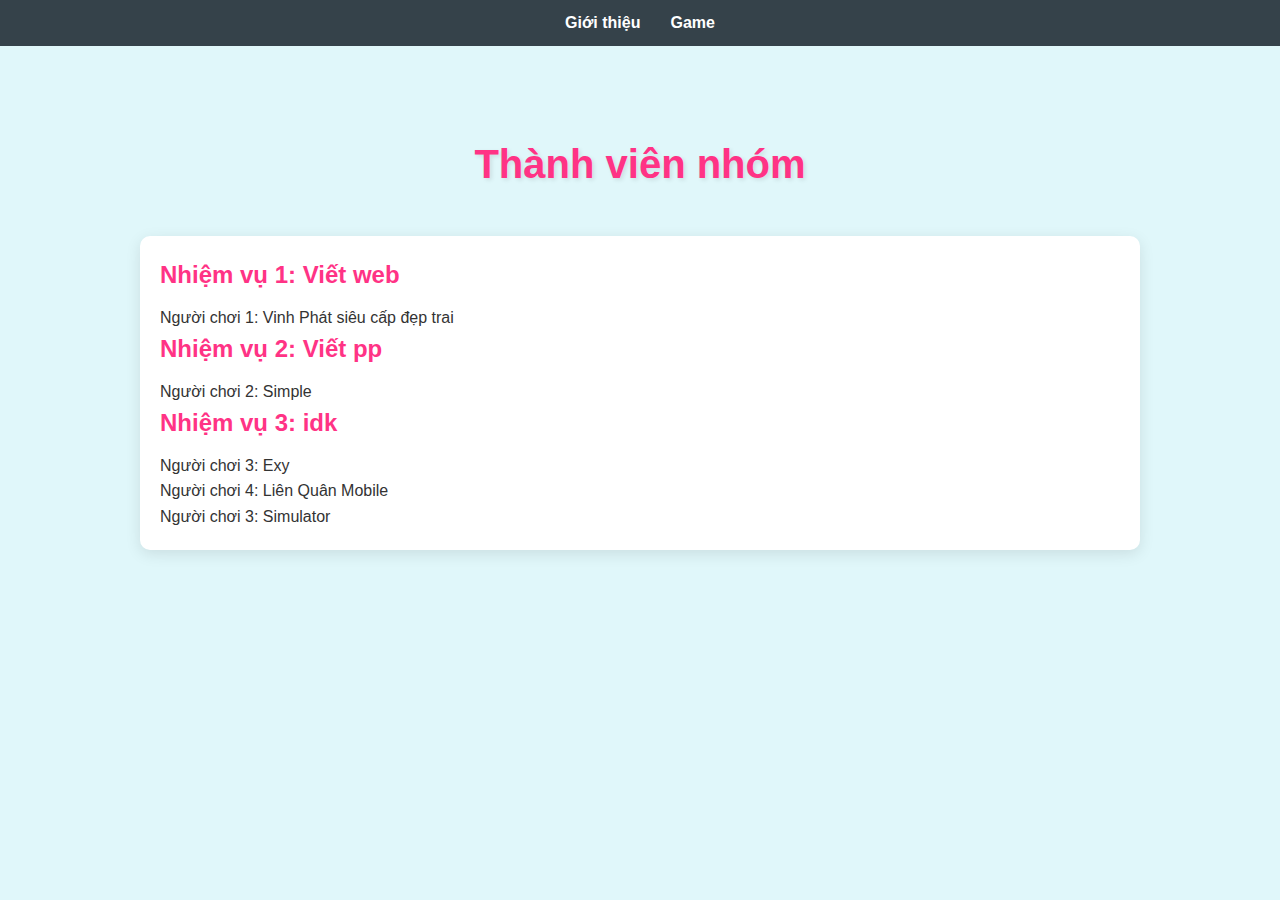
<file: index.html>
<!DOCTYPE html>
<html lang="vi">
<head>
    <meta charset="UTF-8">
    <meta name="viewport" content="width=device-width, initial-scale=1.0">
    <link rel="stylesheet" href="styles.css">
    <title>Thế Giới Game</title>
</head>
<body>
    <nav>

        <ul>
    
            <li><a href="index.html">Giới thiệu</a></li>
    
            <li><a href="Game.html">Game</a></li>
    
        </ul>
    
    </nav>
    <div class="container">
        <h1>Thành viên nhóm</h1>

        <div class="game">
            <div class="game-content">
                <h2>Nhiệm vụ 1: Viết web</h2>
                <p>Người chơi 1: Vinh Phát siêu cấp đẹp trai</p>
                <h2>Nhiệm vụ 2: Viết pp</h2>
                <p>Người chơi 2: Simple</p>
                <h2>Nhiệm vụ 3: idk</h2>
                <p>Người chơi 3: Exy</p>
                <p>Người chơi 4: Liên Quân Mobile</p>
                <p>Người chơi 3: Simulator</p>
            </div>
        </div>
    </div>

</body>
</html>
</file>
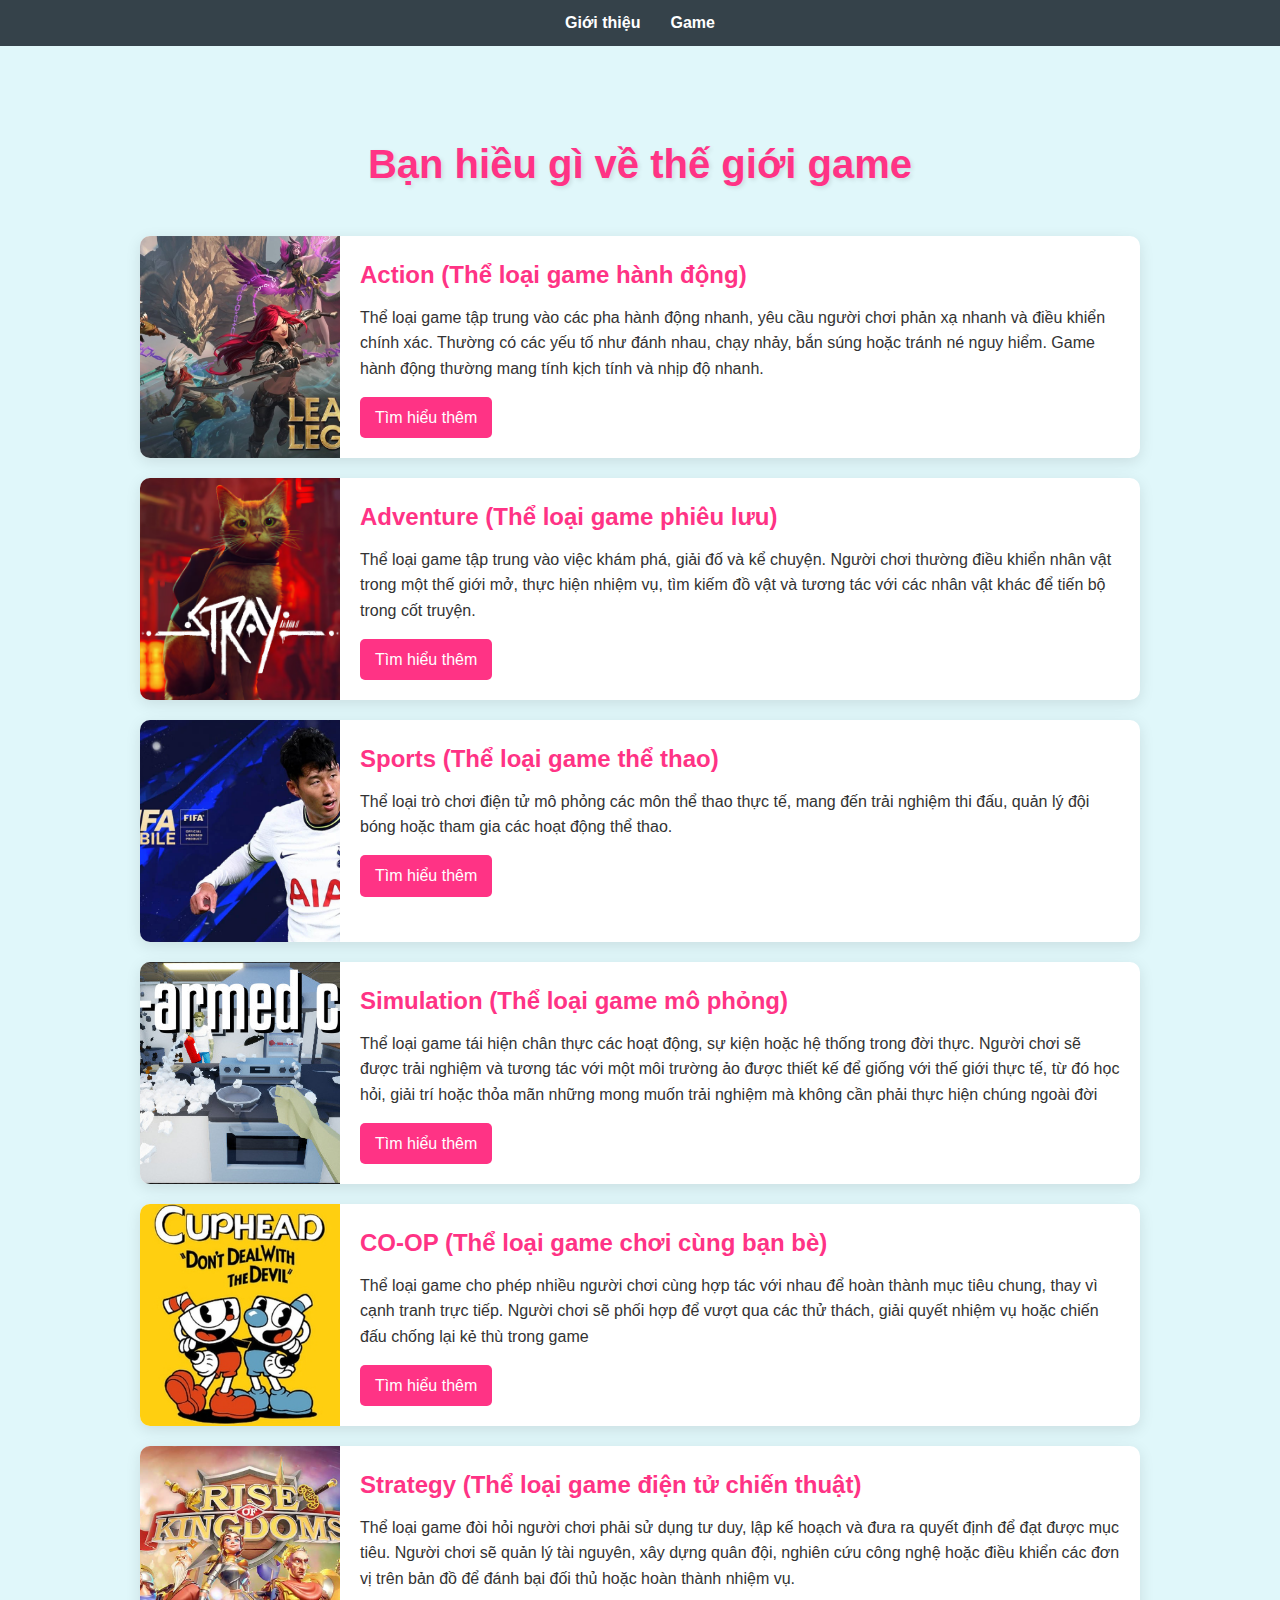
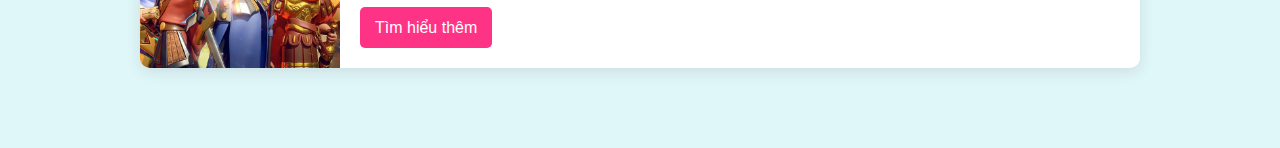
<file: Game.html>
<!DOCTYPE html>
<html lang="vi">
<head>
    <meta charset="UTF-8">
    <meta name="viewport" content="width=device-width, initial-scale=1.0">
    <link rel="stylesheet" href="styles.css">
    <title>Thế Giới Game</title>
</head>
<body>
    <nav>

        <ul>
    
            <li><a href="index.html">Giới thiệu</a></li>
    
            <li><a href="Game.html">Game</a></li>
    
        </ul>
    
    </nav>
    <div class="container">
        <h1>Bạn hiều gì về thế giới game</h1>

        <div class="game">
            <img src="1-101123-112309.jpg" alt="Mèo 1">
            <div class="game-content">
                <h2>Action (Thể loại game hành động)</h2>
                <p>Thể loại game tập trung vào các pha hành động nhanh, yêu cầu người chơi phản xạ nhanh và điều khiển chính xác. Thường có các yếu tố như đánh nhau, chạy nhảy, bắn súng hoặc tránh né nguy hiểm. Game hành động thường mang tính kịch tính và nhịp độ nhanh.</p>
                <a href="#" class="button openModal" data-modal="modal1">Tìm hiểu thêm</a>
            </div>
        </div>

        <div class="game">
            
                <img src="E2vZwVaDJbhLZpJo7Q10IyYo.png" alt="Mèo 2">
            <div class="game-content">
                <h2>Adventure (Thể loại game phiêu lưu)</h2>
                <p>Thể loại game tập trung vào việc khám phá, giải đố và kể chuyện. Người chơi thường điều khiển nhân vật trong một thế giới mở, thực hiện nhiệm vụ, tìm kiếm đồ vật và tương tác với các nhân vật khác để tiến bộ trong cốt truyện.</p>
                <a href="#" class="button openModal" data-modal="modal2">Tìm hiểu thêm</a>
            </div>
        </div>

        <div class="game">
            <img src="fifa-mobile-nexon.jpg" alt="Mèo 3">
            <div class="game-content">
                <h2>Sports (Thể loại game thể thao)</h2>
                <p>Thể loại trò chơi điện tử mô phỏng các môn thể thao thực tế, mang đến trải nghiệm thi đấu, quản lý đội bóng hoặc tham gia các hoạt động thể thao.</p>
                <a href="#" class="button openModal" data-modal="modal3">Tìm hiểu thêm</a>
            </div>
        </div>
        <div class="game">
            <img src="capsule_616x353.jpg" alt="Mèo 4">
            <div class="game-content">
                <h2>Simulation (Thể loại game mô phỏng)</h2>
                <p> Thể loại game tái hiện chân thực các hoạt động, sự kiện hoặc hệ thống trong đời thực. Người chơi sẽ được trải nghiệm và tương tác với một môi trường ảo được thiết kế để giống với thế giới thực tế, từ đó học hỏi, giải trí hoặc thỏa mãn những mong muốn trải nghiệm mà không cần phải thực hiện chúng ngoài đời</p>
                <a href="#" class="button openModal" data-modal="modal4">Tìm hiểu thêm</a>
            </div>
        </div>

        <div class="game">
            <img src="Cuphead_(artwork).jpg" alt="Mèo 5">
            <div class="game-content">
                <h2>CO-OP (Thể loại game chơi cùng bạn bè)</h2>
                <p>Thể loại game cho phép nhiều người chơi cùng hợp tác với nhau để hoàn thành mục tiêu chung, thay vì cạnh tranh trực tiếp. Người chơi sẽ phối hợp để vượt qua các thử thách, giải quyết nhiệm vụ hoặc chiến đấu chống lại kẻ thù trong game</p>
                <a href="#" class="button openModal" data-modal="modal5">Tìm hiểu thêm</a>
            </div>
        </div>

        <div class="game">
            <img src="cach-choi-rise-of-kingdom-thumbnail.jpg" alt="Mèo 6">
            <div class="game-content">
                <h2>Strategy (Thể loại game điện tử chiến thuật)</h2>
                <p>Thể loại game đòi hỏi người chơi phải sử dụng tư duy, lập kế hoạch và đưa ra quyết định để đạt được mục tiêu. Người chơi sẽ quản lý tài nguyên, xây dựng quân đội, nghiên cứu công nghệ hoặc điều khiển các đơn vị trên bản đồ để đánh bại đối thủ hoặc hoàn thành nhiệm vụ.</p>
                <a href="#" class="button openModal" data-modal="modal6">Tìm hiểu thêm</a>
            </div>
        </div>
    </div>
    <div id="modal1" class="modal">

        <div class="modal-content">

            <span class="close">&times;</span>
            <h1>Thể loại game Hành động (Action)</h1>

            <h2>Đặc điểm nổi bật:</h2>
            <ul>
            <li><strong>Lối chơi tập trung vào hành động:</strong> Các trò chơi thuộc thể loại này thường đòi hỏi người chơi phải phản xạ nhanh, có kỹ năng điều khiển nhân vật tốt và khả năng xử lý tình huống linh hoạt.</li>
            <li><strong>Tính thử thách cao:</strong> Các màn chơi thường có độ khó tăng dần, yêu cầu người chơi phải vượt qua nhiều chướng ngại vật, kẻ thù và thử thách khác nhau.</li>
            <li><strong>Đa dạng về thể loại phụ:</strong> Thể loại game Hành động bao gồm nhiều thể loại phụ khác nhau, mỗi thể loại mang đến những trải nghiệm độc đáo riêng.</li>
            </ul>

            <h2>Các thể loại phụ phổ biến:</h2>
            <ul>
            <li><strong>Game bắn súng (Shooter):</strong>
                <ul>
                <li>Tập trung vào việc sử dụng súng để tiêu diệt kẻ thù.</li>
                <li>Bao gồm các thể loại nhỏ hơn như bắn súng góc nhìn thứ nhất (FPS), bắn súng góc nhìn thứ ba (TPS),...</li>
                <li>Ví dụ: Call of Duty, Counter-Strike, Valorant.</li>
                </ul>
            </li>
            <li><strong>Game đối kháng (Fighting):</strong>
                <ul>
                <li>Tập trung vào các trận đấu tay đôi hoặc nhiều người chơi, sử dụng các kỹ năng võ thuật hoặc vũ khí cận chiến.</li>
                <li>Ví dụ: Street Fighter, Mortal Kombat, Tekken,...</li>
                </ul>
            </li>
            <li><strong>Game hành động đi cảnh (Platform):</strong>
                <ul>
                <li>Người chơi điều khiển nhân vật vượt qua các màn chơi bằng cách nhảy, leo trèo, và tránh các chướng ngại vật.</li>
                <li>Ví dụ: Super Mario Bros., Celeste, Hollow Knight...</li>
                </ul>
            </li>
            <li><strong>Game hành động lén lút (Stealth):</strong>
                <ul>
                <li>Người chơi phải hoàn thành nhiệm vụ mà không bị phát hiện.</li>
                <li>Ví dụ: Hitman, Alien: Isolation, Gunpoint...</li>
                </ul>
            </li>
            <li><strong>Game hành động sinh tồn (Survival):</strong>
                <ul>
                <li>Người chơi phải cố gắng sống sót trong môi trường khắc nghiệt, chống lại kẻ thù và thu thập tài nguyên.</li>
                <li>Ví dụ: PUBG Mobile, Free Fire, Minecraft...</li>
                </ul>
            </li>
            <li><strong>Game hành động chặt chém (Hack and slash):</strong>
                <ul>
                <li>Người chơi sử dụng vũ khí cận chiến để tiêu diệt số lượng lớn kẻ thù.</li>
                <li>Ví dụ: Devil May Cry, God of War, Bayonetta...</li>
                </ul>
            </li>
            </ul>

            <h2>Ưu điểm của game Hành động:</h2>
            <ul>
            <li>Mang đến những giây phút giải trí kịch tính và hấp dẫn.</li>
            <li>Giúp rèn luyện phản xạ, kỹ năng điều khiển và khả năng xử lý tình huống.</li>
            <li>Đa dạng về thể loại, phù hợp với nhiều sở thích khác nhau.</li>
            </ul>

            <h2>Nhược điểm của game Hành động:</h2>
            <ul>
            <li>Có thể gây nghiện nếu chơi quá nhiều.</li>
            <li>Một số trò chơi có thể có nội dung bạo lực hoặc không phù hợp với trẻ em.</li>
            <li>Đòi hỏi cấu hình máy tính hoặc thiết bị chơi game tương đối cao.</li>
            </ul>

        </div>

    </div>


    <div id="modal2" class="modal">

        <div class="modal-content">

            <span class="close">&times;</span>

            <h1>Thể loại game phiêu lưu (Adventure)</h1>

            <h2>Đặc điểm nổi bật:</h2>
            <ul>
            <li><strong>Cốt truyện hấp dẫn:</strong> Các trò chơi thuộc thể loại này thường có cốt truyện sâu sắc, lôi cuốn người chơi vào thế giới ảo.</li>
            <li><strong>Khám phá thế giới:</strong> Người chơi được tự do khám phá các môi trường đa dạng, từ thế giới giả tưởng đến thế giới thực tế.</li>
            <li><strong>Giải đố và tương tác:</strong> Các câu đố và tương tác với nhân vật là yếu tố quan trọng, đòi hỏi người chơi phải suy nghĩ và tìm tòi.</li>
            </ul>

            <h2>Các thể loại phụ phổ biến:</h2>
            <ul>
            <li><strong>Game phiêu lưu đồ họa (Graphic Adventure):</strong>
                <ul>
                <li>Tập trung vào giải đố và tương tác với môi trường thông qua đồ họa trực quan.</li>
                <li>Ví dụ: Grim Fandango, Broken Sword, Monkey Island.</li>
                </ul>
            </li>
            <li><strong>Game phiêu lưu văn bản (Text Adventure):</strong>
                <ul>
                <li>Người chơi tương tác với trò chơi thông qua các lệnh văn bản.</li>
                <li>Ví dụ: Zork, Colossal Cave Adventure.</li>
                </ul>
            </li>
            <li><strong>Game phiêu lưu tương tác điện ảnh (Interactive Movie):</strong>
                <ul>
                <li>Kết hợp yếu tố điện ảnh và trò chơi, người chơi đưa ra quyết định ảnh hưởng đến cốt truyện.</li>
                <li>Ví dụ: Heavy Rain, Detroit: Become Human.</li>
                </ul>
            </li>
            <li><strong>Game phiêu lưu khám phá (Exploration Adventure):</strong>
                <ul>
                <li>Chú trọng vào việc khám phá thế giới rộng lớn và tìm hiểu bí ẩn.</li>
                <li>Ví dụ: Subnautica, Outer Wilds.</li>
                </ul>
            </li>
            <li><strong>Game phiêu lưu giải đố (Puzzle Adventure):</strong>
                <ul>
                <li>Tập trung vào việc giải các câu đố phức tạp để tiến triển trong cốt truyện.</li>
                <li>Ví dụ: The Witness, Myst.</li>
                </ul>
            </li>
            </ul>

            <h2>Ưu điểm của game phiêu lưu:</h2>
            <ul>
            <li>Mang đến những trải nghiệm độc đáo và khó quên.</li>
            <li>Phát triển khả năng tư duy, giải quyết vấn đề.</li>
            <li>Cốt truyện sâu sắc, lôi cuốn người chơi.</li>
            </ul>

            <h2>Nhược điểm của game phiêu lưu:</h2>
            <ul>
            <li>Có thể đòi hỏi tính kiên nhẫn cao để giải các câu đố.</li>
            <li>Một số trò chơi có thể có nhịp độ chậm.</li>
            <li>Không phù hợp với những người chơi thích hành động nhanh.</li>
            </ul>

        </div>

    </div>


    <div id="modal3" class="modal">

        <div class="modal-content">

            <span class="close">&times;</span>
                <h1>Thể loại game thể thao (Sport)</h1>

                <h2>Đặc điểm nổi bật:</h2>
                <ul>
                <li><strong>Mô phỏng chân thực:</strong> Các trò chơi thuộc thể loại này cố gắng tái hiện chân thực các luật lệ, kỹ năng và không khí của các môn thể thao.</li>
                <li><strong>Tính cạnh tranh cao:</strong> Người chơi có thể thi đấu với nhau hoặc với máy tính để giành chiến thắng.</li>
                <li><strong>Đa dạng về môn thể thao:</strong> Từ các môn thể thao phổ biến đến các môn thể thao ít người biết, thể loại này đáp ứng mọi sở thích.</li>
                </ul>
                
                <h2>Các thể loại phụ phổ biến:</h2>
                <ul>
                <li><strong>Game bóng đá (Football/Soccer):</strong>
                    <ul>
                    <li>Mô phỏng các trận đấu bóng đá chuyên nghiệp, cho phép người chơi điều khiển đội bóng yêu thích.</li>
                    <li>Ví dụ: FIFA, eFootball (PES).</li>
                    </ul>
                </li>
                <li><strong>Game bóng rổ (Basketball):</strong>
                    <ul>
                    <li>Tái hiện các trận đấu bóng rổ sôi động, đòi hỏi kỹ năng ném rổ và chiến thuật.</li>
                    <li>Ví dụ: NBA 2K, NBA Live.</li>
                    </ul>
                </li>
                <li><strong>Game đua xe (Racing):</strong>
                    <ul>
                    <li>Mang đến trải nghiệm tốc độ cao với các loại xe đua đa dạng và đường đua hấp dẫn.</li>
                    <li>Ví dụ: Forza Horizon, Gran Turismo, Need for Speed.</li>
                    </ul>
                </li>
                <li><strong>Game golf (Golf):</strong>
                    <ul>
                    <li>Mô phỏng môn thể thao golf với các sân golf đẹp mắt và thử thách.</li>
                    <li>Ví dụ: PGA Tour 2K, Everybody's Golf.</li>
                    </ul>
                </li>
                <li><strong>Game thể thao đối kháng (Fighting Sports):</strong>
                    <ul>
                    <li>Kết hợp yếu tố thể thao và đối kháng, ví dụ như boxing, UFC.</li>
                    <li>Ví dụ: UFC, Fight Night.</li>
                    </ul>
                </li>
                <li><strong>Game thể thao mô phỏng quản lý (Sports Management):</strong>
                    <ul>
                    <li>Người chơi đóng vai trò quản lý đội bóng, đưa ra các quyết định chiến thuật và chuyển nhượng.</li>
                    <li>Ví dụ: Football Manager, Motorsport Manager.</li>
                    </ul>
                </li>
                </ul>
                
                <h2>Ưu điểm của game thể thao:</h2>
                <ul>
                <li>Mang đến trải nghiệm thể thao chân thực và hấp dẫn.</li>
                <li>Thỏa mãn đam mê thể thao của người chơi.</li>
                <li>Tính cạnh tranh cao, tạo động lực cho người chơi.</li>
                </ul>
                
                <h2>Nhược điểm của game thể thao:</h2>
                <ul>
                <li>Có thể đòi hỏi kỹ năng điều khiển cao.</li>
                <li>Một số trò chơi có thể có nội dung phức tạp.</li>
                <li>Cần cập nhật thường xuyên để phản ánh đúng thực tế.</li>
                </ul>
        </div>

    </div> 
    
    <div id="modal4" class="modal">

        <div class="modal-content">

            <span class="close">&times;</span>
            <h1>Thể loại game mô phỏng (Simulation)</h1>

            <h2>Đặc điểm nổi bật:</h2>
            <ul>
              <li><strong>Tính chân thực cao:</strong> Các trò chơi thuộc thể loại này cố gắng tái hiện chi tiết các hoạt động, quy trình và môi trường của thế giới thực.</li>
              <li><strong>Tính tương tác cao:</strong> Người chơi có thể tương tác với môi trường và các nhân vật trong game một cách tự do.</li>
              <li><strong>Tính giáo dục và giải trí:</strong> Nhiều game mô phỏng mang tính giáo dục cao, giúp người chơi học hỏi và khám phá các lĩnh vực mới.</li>
            </ul>
            
            <h2>Các thể loại phụ phổ biến:</h2>
            <ul>
              <li><strong>Game mô phỏng xây dựng và quản lý (Construction and Management Simulation):</strong>
                <ul>
                  <li>Người chơi xây dựng và quản lý các công trình, thành phố, công viên hoặc doanh nghiệp.</li>
                  <li>Ví dụ: Cities: Skylines, SimCity, Planet Coaster.</li>
                </ul>
              </li>
              <li><strong>Game mô phỏng cuộc sống (Life Simulation):</strong>
                <ul>
                  <li>Người chơi tạo và điều khiển các nhân vật ảo, quản lý cuộc sống của họ.</li>
                  <li>Ví dụ: The Sims, Animal Crossing.</li>
                </ul>
              </li>
              <li><strong>Game mô phỏng lái xe (Vehicle Simulation):</strong>
                <ul>
                  <li>Người chơi điều khiển các phương tiện như máy bay, xe tải, tàu hỏa hoặc tàu ngầm.</li>
                  <li>Ví dụ: Microsoft Flight Simulator, Euro Truck Simulator, Train Simulator.</li>
                </ul>
              </li>
              <li><strong>Game mô phỏng nông trại (Farming Simulation):</strong>
                <ul>
                  <li>Người chơi quản lý trang trại, trồng trọt, chăn nuôi và bán sản phẩm.</li>
                  <li>Ví dụ: Stardew Valley, Farming Simulator.</li>
                </ul>
              </li>
              <li><strong>Game mô phỏng chiến lược (Strategy Simulation):</strong>
                <ul>
                  <li>Người chơi đưa ra các quyết định chiến lược để quản lý tài nguyên, xây dựng quân đội và chiến đấu.</li>
                  <li>Ví dụ: Civilization, Crusader Kings.</li>
                </ul>
              </li>
            </ul>
            
            <h2>Ưu điểm của game mô phỏng:</h2>
            <ul>
              <li>Mang đến trải nghiệm chân thực và hấp dẫn.</li>
              <li>Phát triển khả năng tư duy, quản lý và giải quyết vấn đề.</li>
              <li>Tính giáo dục cao, giúp người chơi học hỏi và khám phá các lĩnh vực mới.</li>
            </ul>
            
            <h2>Nhược điểm của game mô phỏng:</h2>
            <ul>
              <li>Có thể đòi hỏi tính kiên nhẫn cao để học và làm quen.</li>
              <li>Một số trò chơi có thể có nhịp độ chậm.</li>
              <li>Cần cấu hình máy tính mạnh để chạy mượt mà các game có đồ họa cao.</li>
            </ul>
        </div>

    </div>


    <div id="modal5" class="modal">

        <div class="modal-content">

            <span class="close">&times;</span>

            <h1>Thể loại game phối hợp (Coop)</h1>

            <h2>Đặc điểm nổi bật:</h2>
            <ul>
            <li><strong>Hợp tác:</strong> Yếu tố cốt lõi là sự hợp tác giữa các người chơi.</li>
            <li><strong>Giao tiếp:</strong> Giao tiếp hiệu quả là chìa khóa để thành công trong các trò chơi Coop.</li>
            <li><strong>Phân chia vai trò:</strong> Mỗi người chơi thường có vai trò và nhiệm vụ riêng.</li>
            <li><strong>Thử thách chung:</strong> Người chơi cùng nhau đối mặt với các thử thách và kẻ thù.</li>
            </ul>

            <h2>Các thể loại phụ phổ biến:</h2>
            <ul>
            <li><strong>Bắn súng phối hợp (Coop Shooter):</strong>
                <ul>
                <li>Người chơi cùng nhau chiến đấu chống lại kẻ thù, hoàn thành nhiệm vụ và sống sót.</li>
                <li>Ví dụ: Left 4 Dead, Payday 2, Back 4 Blood.</li>
                </ul>
            </li>
            <li><strong>Hành động phối hợp (Coop Action):</strong>
                <ul>
                <li>Kết hợp yếu tố hành động với sự hợp tác, người chơi cùng nhau vượt qua các màn chơi và thử thách.</li>
                <li>Ví dụ: A Way Out, It Takes Two, Gears 5.</li>
                </ul>
            </li>
            <li><strong>Nhập vai phối hợp (Coop RPG):</strong>
                <ul>
                <li>Người chơi cùng nhau khám phá thế giới giả tưởng, hoàn thành nhiệm vụ và chiến đấu với quái vật.</li>
                <li>Ví dụ: Divinity: Original Sin 2, Borderlands 3, Outward.</li>
                </ul>
            </li>
            <li><strong>Sinh tồn phối hợp (Coop Survival):</strong>
                <ul>
                <li>Người chơi cùng nhau sinh tồn trong môi trường khắc nghiệt, thu thập tài nguyên và xây dựng căn cứ.</li>
                <li>Ví dụ: Don't Starve Together, The Forest, Raft.</li>
                </ul>
            </li>
            <li><strong>Giải đố phối hợp (Coop Puzzle):</strong>
                <ul>
                <li>Người chơi cùng nhau giải các câu đố phức tạp, yêu cầu sự phối hợp và giao tiếp.</li>
                <li>Ví dụ: We Were Here, Tick Tock: A Tale for Two, Operation: Tango.</li>
                </ul>
            </li>
            </ul>

            <h2>Ưu điểm của game phối hợp:</h2>
            <ul>
            <li>Tăng cường tính gắn kết và niềm vui khi chơi cùng bạn bè.</li>
            <li>Phát triển kỹ năng làm việc nhóm và giao tiếp.</li>
            <li>Mang đến những trải nghiệm độc đáo và khó quên.</li>
            </ul>

            <h2>Nhược điểm của game phối hợp:</h2>
            <ul>
            <li>Đòi hỏi sự phối hợp tốt giữa người chơi.</li>
            <li>Có thể khó khăn nếu người chơi có trình độ kỹ năng khác nhau.</li>
            <li>Tìm người chơi phù hợp có thể mất thời gian.</li>
            </ul>

        </div>

    </div>


    <div id="modal6" class="modal">

        <div class="modal-content">

            <span class="close">&times;</span>
            <h1>Thể loại game chiến thuật (Strategy)</h1>

            <h2>Đặc điểm nổi bật:</h2>
            <ul>
              <li><strong>Tư duy chiến lược:</strong> Người chơi phải suy nghĩ và lập kế hoạch dài hạn để giành chiến thắng.</li>
              <li><strong>Quản lý tài nguyên:</strong> Quản lý tài nguyên hiệu quả là yếu tố then chốt.</li>
              <li><strong>Ra quyết định:</strong> Người chơi phải đưa ra các quyết định quan trọng ảnh hưởng đến kết quả trận đấu.</li>
              <li><strong>Chiến thuật đa dạng:</strong> Có nhiều chiến thuật khác nhau để người chơi lựa chọn.</li>
            </ul>
            
            <h2>Các thể loại phụ phổ biến:</h2>
            <ul>
              <li><strong>Chiến thuật thời gian thực (Real-time Strategy - RTS):</strong>
                <ul>
                  <li>Người chơi điều khiển quân đội và xây dựng căn cứ trong thời gian thực.</li>
                  <li>Ví dụ: StarCraft, Age of Empires, Warcraft.</li>
                </ul>
              </li>
              <li><strong>Chiến thuật theo lượt (Turn-based Strategy - TBS):</strong>
                <ul>
                  <li>Người chơi lần lượt đưa ra các hành động trong lượt của mình.</li>
                  <li>Ví dụ: Civilization, XCOM, Heroes of Might and Magic.</li>
                </ul>
              </li>
              <li><strong>Chiến thuật đại chiến (Grand Strategy):</strong>
                <ul>
                  <li>Người chơi quản lý một quốc gia hoặc đế chế, đưa ra các quyết định về chính trị, kinh tế và quân sự.</li>
                  <li>Ví dụ: Crusader Kings, Europa Universalis, Hearts of Iron.</li>
                </ul>
              </li>
              <li><strong>Chiến thuật phòng thủ tháp (Tower Defense):</strong>
                <ul>
                  <li>Người chơi xây dựng các tháp phòng thủ để chống lại làn sóng kẻ thù.</li>
                  <li>Ví dụ: Plants vs. Zombies, Bloons TD, Defense Grid.</li>
                </ul>
              </li>
              <li><strong>Chiến thuật thẻ bài (Collectible Card Game - CCG):</strong>
                <ul>
                  <li>Người chơi xây dựng bộ bài và sử dụng các thẻ bài để chiến đấu với đối thủ.</li>
                  <li>Ví dụ: Hearthstone, Magic: The Gathering Arena, Legends of Runeterra.</li>
                </ul>
              </li>
            </ul>
            
            <h2>Ưu điểm của game chiến thuật:</h2>
            <ul>
              <li>Phát triển khả năng tư duy, lập kế hoạch và giải quyết vấn đề.</li>
              <li>Mang đến những trận đấu trí căng thẳng và hấp dẫn.</li>
              <li>Tính thử thách cao, đòi hỏi người chơi phải có kỹ năng và chiến thuật tốt.</li>
            </ul>
            
            <h2>Nhược điểm của game chiến thuật:</h2>
            <ul>
              <li>Có thể đòi hỏi nhiều thời gian để chơi và nắm vững luật chơi.</li>
              <li>Một số trò chơi có thể có độ phức tạp cao.</li>
              <li>Không phù hợp với những người chơi thích hành động nhanh.</li>
            </ul>
            

        </div>

    </div>


    <script src="script.js"></script>

</body>
</html>
</file>
<file: styles.css>
body {
    background-color: #e0f7fa; /* Background hồng nhạt nhẹ nhàng */
    font-family: 'Segoe UI', Arial, sans-serif;
    margin: 0;
    padding: 0;
    line-height: 1.6;
}
.container {
    max-width: 1000px;
    margin: 40px auto;
    padding: 20px;
}
h1 {
    color: #ff3385;
    text-align: center;
    font-size: 2.5em;
    text-shadow: 2px 2px 4px rgba(0, 0, 0, 0.1);
    margin-bottom: 40px;
}
.game {
    display: flex;
    background-color: white;
    margin: 20px 0;
    border-radius: 10px;
    box-shadow: 0 4px 15px rgba(0, 0, 0, 0.1);
    overflow: hidden;
    transition: transform 0.3s ease, box-shadow 0.3s ease;
}
.game:hover {
    transform: translateY(-5px);
    box-shadow: 0 6px 20px rgba(0, 0, 0, 0.15);
}
.game img {
    width: 200px;
    height: 222px;
    object-fit: cover;
}
.game-content {
    padding: 20px;
    flex: 1;
}
.game h2 {
    color: #ff3385;
    margin: 0 0 10px 0;
    font-size: 1.5em;
}
.game p {
    color: #333;
    margin: 0;
}
.button {
    display: inline-block;
    margin-top: 15px;
    padding: 8px 15px;
    background-color: #ff3385;
    color: white;
    text-decoration: none;
    border-radius: 5px;
    transition: background-color 0.3s ease;
}
.button:hover {
    background-color: #e60073;
}
@media (max-width: 600px) {
    .game {
        flex-direction: column;
    }
    .game img {
        width: 100%;
        height: 200px;
    }
}
nav {
    background: #35424a; /* Màu nền của thanh điều hướng */
    color: #ffffff; /* Màu chữ */
    padding: 10px 0; /* Khoảng cách trên và dưới */
}

nav ul {
    list-style: none; /* Bỏ dấu chấm đầu dòng */
    padding: 0; /* Bỏ khoảng cách bên trong */
    margin: 0; /* Bỏ khoảng cách bên ngoài */
    display: flex; /* Sử dụng flexbox để sắp xếp các mục */
    justify-content: center; /* Căn giữa các mục */
}

nav ul li {
    margin: 0 15px; /* Khoảng cách giữa các mục */
}

nav ul li a {
    color: #ffffff; /* Màu chữ của liên kết */
    text-decoration: none; /* Bỏ gạch chân */
    font-weight: bold; /* Chữ đậm */
}

nav ul li a:hover {
    text-decoration: underline; /* Gạch chân khi di chuột qua */
}


.modal {

    display: none; /* Ẩn modal theo mặc định */

    position: fixed; /* Đặt vị trí cố định */

    z-index: 1; /* Đặt z-index cao hơn để hiển thị trên các phần tử khác */

    left: 0;

    top: 0;

    width: 100%; /* Toàn bộ chiều rộng */

    height: 100%; /* Toàn bộ chiều cao */

    overflow: auto; /* Cho phép cuộn nếu cần */

    background-color: rgb(0,0,0); /* Màu nền đen */

    background-color: rgba(0,0,0,0.4); /* Màu nền đen với độ trong suốt */

}


.modal-content {

    background-color: #fefefe;

    margin: 15% auto; /* Đặt margin tự động để căn giữa */

    padding: 20px;

    border: 1px solid #888;

    width: 80%; /* Chiều rộng của modal */

}


.close {

    color: #aaa;

    float: right;

    font-size: 28px;

    font-weight: bold;

}


.close:hover,

.close:focus {

    color: black;

    text-decoration: none;

    cursor: pointer;

}
</file>
